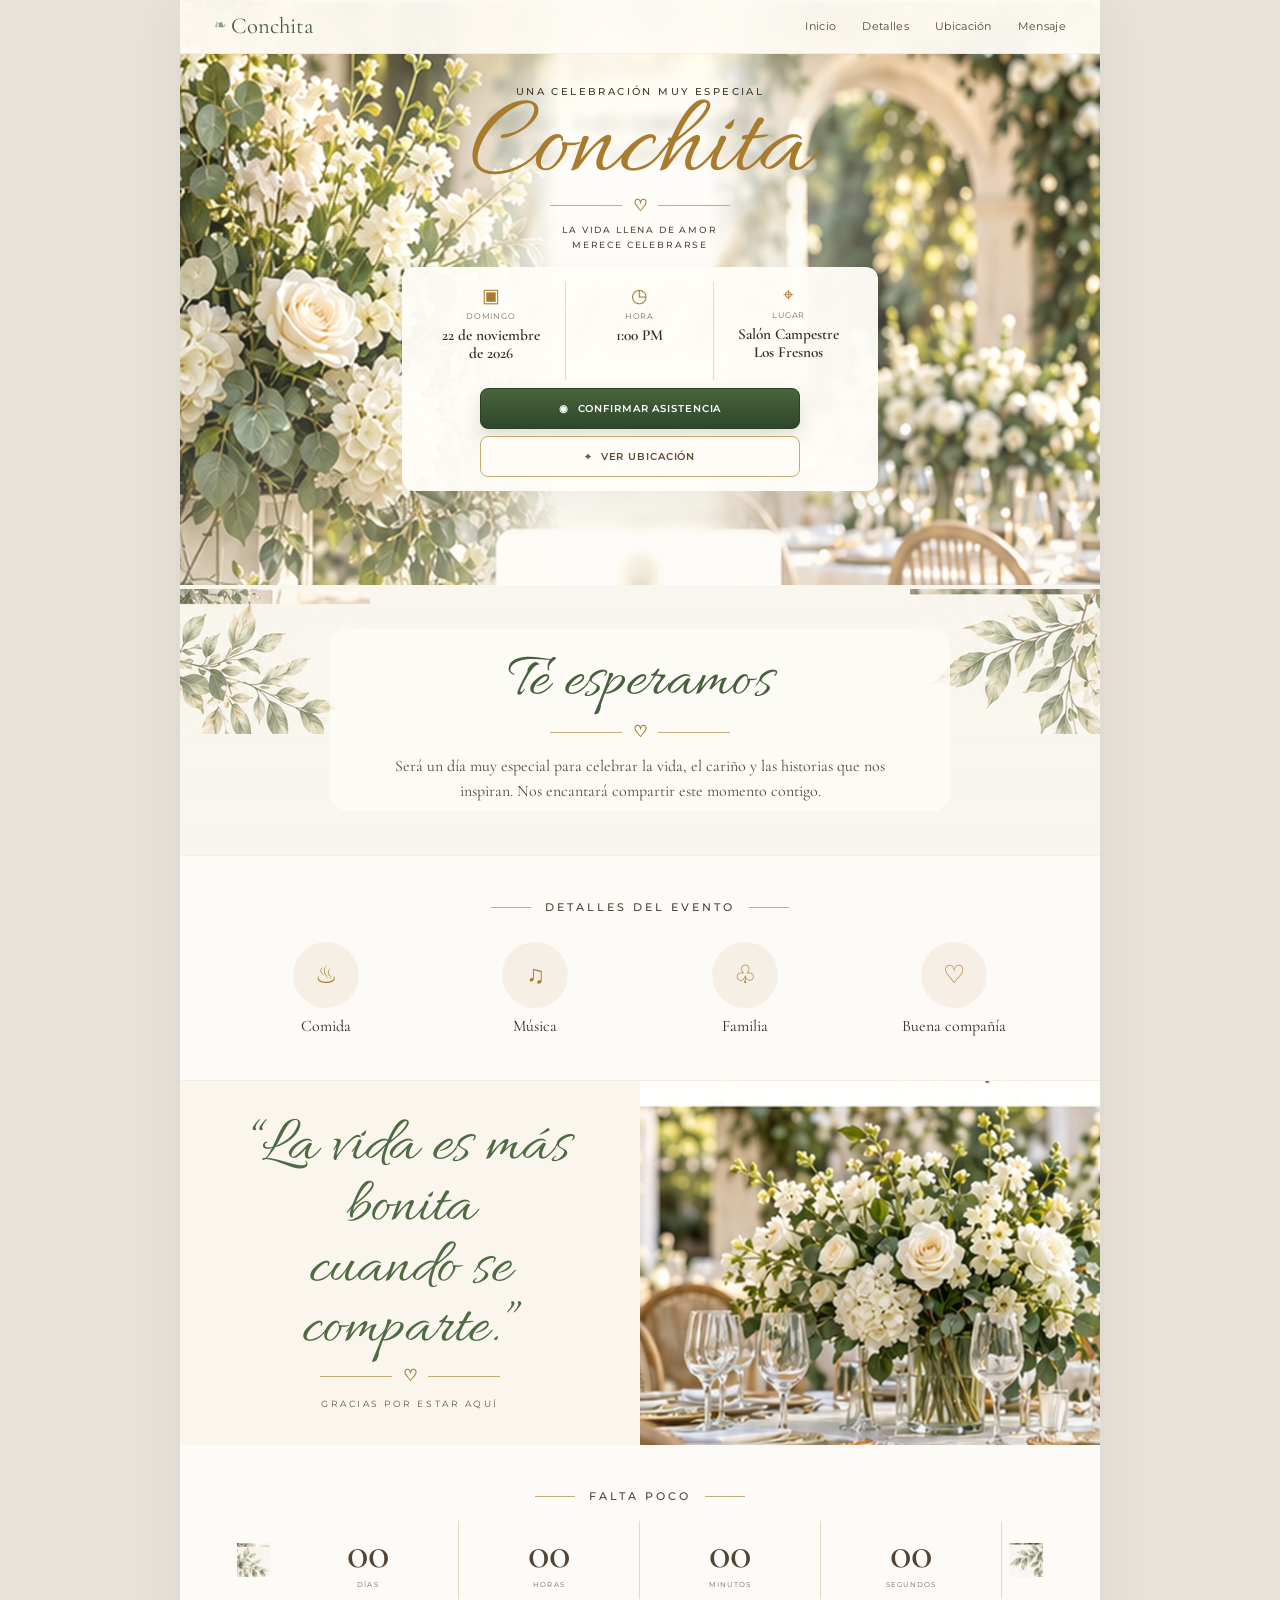
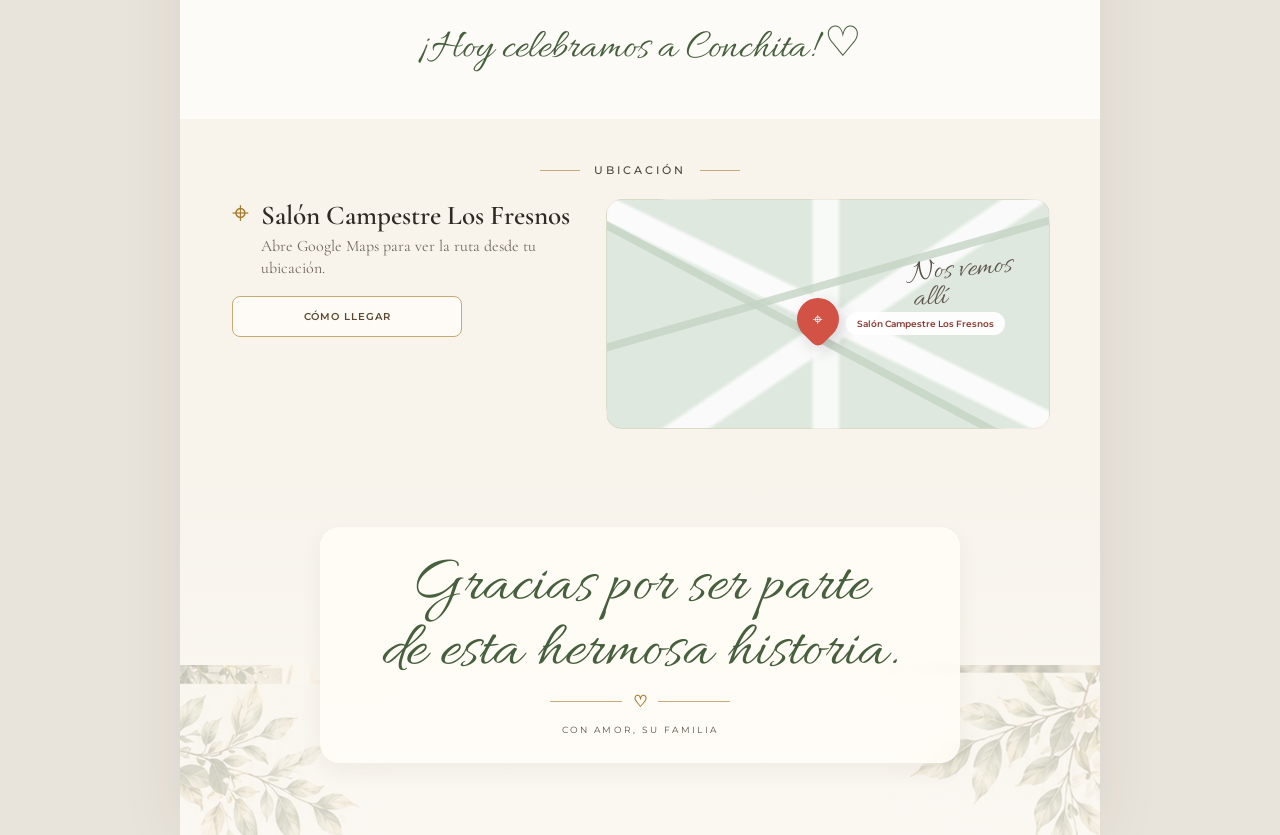
<file: index.html>
<!doctype html>
<html lang="es">
<head>
  <meta charset="utf-8" />
  <meta name="viewport" content="width=device-width, initial-scale=1, viewport-fit=cover" />
  <meta name="theme-color" content="#faf6ee" />
  <meta name="description" content="Invitación a la celebración de Conchita · Domingo 22 de noviembre de 2026 · 1:00 PM." />
  <title>Conchita · 22 de noviembre de 2026</title>

  <link rel="preconnect" href="https://fonts.googleapis.com">
  <link rel="preconnect" href="https://fonts.gstatic.com" crossorigin>
  <link href="https://fonts.googleapis.com/css2?family=Allura&family=Cormorant+Garamond:wght@400;500;600&family=Montserrat:wght@400;500;600&display=swap" rel="stylesheet">

  <link rel="stylesheet" href="styles.css" />
</head>
<body>
  <header class="site-header">
    <a class="brand" href="#inicio">
      <span class="brand-leaf">❧</span>
      <span>Conchita</span>
    </a>

    <nav class="top-nav" aria-label="Navegación principal">
      <a href="#inicio">Inicio</a>
      <a href="#detalles">Detalles</a>
      <a href="#ubicacion">Ubicación</a>
      <a href="#mensaje">Mensaje</a>
    </nav>
  </header>

  <main class="page-shell">
    <section class="hero" id="inicio">
      <div class="hero-inner reveal">
        <p class="hero-kicker">UNA CELEBRACIÓN<br class="mobile-break"> MUY ESPECIAL</p>

        <h1>Conchita</h1>

        <div class="ornament" aria-hidden="true">
          <span></span><b>♡</b><span></span>
        </div>

        <p class="hero-subtitle">LA VIDA LLENA DE AMOR<br>MERECE CELEBRARSE</p>

        <article class="hero-card">
          <div class="hero-facts">
            <div class="hero-fact">
              <div class="fact-icon">▣</div>
              <small>DOMINGO</small>
              <strong>22 de noviembre<br>de 2026</strong>
            </div>

            <div class="hero-fact">
              <div class="fact-icon">◷</div>
              <small>HORA</small>
              <strong>1:00 PM</strong>
            </div>

            <div class="hero-fact">
              <div class="fact-icon">⌖</div>
              <small>LUGAR</small>
              <strong>Salón Campestre<br>Los Fresnos</strong>
            </div>
          </div>

          <div class="hero-actions">
            <a id="whatsappMain" class="button button-primary" href="#" target="_blank" rel="noopener noreferrer">
              <span>◉</span>
              Confirmar asistencia
            </a>

            <a class="button button-secondary" href="https://maps.app.goo.gl/xr19CBrUj3FskYRE9?g_st=ic" target="_blank" rel="noopener noreferrer">
              <span>⌖</span>
              Ver ubicación
            </a>
          </div>
        </article>
      </div>
    </section>

    <section class="personalized section" id="invitacionPersonalizada" hidden>
      <div class="personalized-card">
        <p class="personalized-label">INVITACIÓN PARA</p>
        <h2 id="personalizedName" class="personalized-name"></h2>
        <div class="mini-ornament" aria-hidden="true">
          <span></span><b>♡</b><span></span>
        </div>
        <p id="personalizedQuota" class="personalized-quota"></p>
      </div>
    </section>

    <section class="welcome section" id="mensaje">
      <div class="welcome-corner welcome-corner--left" aria-hidden="true"></div>
      <div class="welcome-corner welcome-corner--right" aria-hidden="true"></div>

      <div class="welcome-inner reveal">
        <h2 class="script-title">Te esperamos</h2>
        <div class="mini-ornament" aria-hidden="true">
          <span></span><b>♡</b><span></span>
        </div>
        <p class="welcome-text">
          Será un día muy especial para celebrar la vida, el cariño y las historias que nos inspiran.
          Nos encantará compartir este momento contigo.
        </p>
      </div>
    </section>

    <section class="details section" id="detalles">
      <div class="content-wide">
        <div class="section-heading reveal">
          <span></span><h2>DETALLES DEL EVENTO</h2><span></span>
        </div>

        <div class="detail-grid">
          <article class="detail-item reveal stagger">
            <div class="detail-icon">♨</div>
            <p>Comida</p>
          </article>
          <article class="detail-item reveal stagger">
            <div class="detail-icon">♫</div>
            <p>Música</p>
          </article>
          <article class="detail-item reveal stagger">
            <div class="detail-icon">♧</div>
            <p>Familia</p>
          </article>
          <article class="detail-item reveal stagger">
            <div class="detail-icon">♡</div>
            <p>Buena compañía</p>
          </article>
        </div>
      </div>
    </section>

    <section class="story">
      <div class="story-quote reveal">
        <blockquote>“La vida es más bonita<br>cuando se comparte.”</blockquote>
        <div class="mini-ornament" aria-hidden="true">
          <span></span><b>♡</b><span></span>
        </div>
        <p>GRACIAS POR ESTAR AQUÍ</p>
      </div>

      <div class="story-photo reveal" aria-label="Mesa con arreglo floral blanco"></div>
    </section>

    <section class="countdown section">
      <div class="content-wide reveal">
        <div class="section-heading">
          <span></span><h2>FALTA POCO</h2><span></span>
        </div>

        <div class="countdown-grid" aria-live="polite">
          <div class="countdown-leaf countdown-leaf--left" aria-hidden="true"></div>

          <div class="countdown-item">
            <strong id="days">00</strong>
            <span>DÍAS</span>
          </div>

          <div class="countdown-item">
            <strong id="hours">00</strong>
            <span>HORAS</span>
          </div>

          <div class="countdown-item">
            <strong id="minutes">00</strong>
            <span>MINUTOS</span>
          </div>

          <div class="countdown-item">
            <strong id="seconds">00</strong>
            <span>SEGUNDOS</span>
          </div>

          <div class="countdown-leaf countdown-leaf--right" aria-hidden="true"></div>
        </div>

        <p id="countdownFinished" class="finished-message" hidden>¡Hoy celebramos a Conchita! ♡</p>
      </div>
    </section>

    <section class="location section" id="ubicacion">
      <div class="content-wide">
        <div class="section-heading reveal">
          <span></span><h2>UBICACIÓN</h2><span></span>
        </div>

        <div class="location-grid">
          <div class="location-info reveal">
            <div class="location-title">
              <span class="location-pin">⌖</span>
              <div>
                <h3>Salón Campestre Los Fresnos</h3>
                <p>Abre Google Maps para ver la ruta desde tu ubicación.</p>
              </div>
            </div>

            <a class="button button-secondary location-button"
               href="https://maps.app.goo.gl/xr19CBrUj3FskYRE9?g_st=ic"
               target="_blank"
               rel="noopener noreferrer">
              Cómo llegar
            </a>
          </div>

          <a class="map-card reveal"
             href="https://maps.app.goo.gl/xr19CBrUj3FskYRE9?g_st=ic"
             target="_blank"
             rel="noopener noreferrer"
             aria-label="Abrir ubicación del Salón Campestre Los Fresnos en Google Maps">
            <span class="map-marker"></span>
            <span class="map-label">Salón Campestre Los Fresnos</span>
            <em>Nos vemos<br>allí</em>
          </a>
        </div>
      </div>
    </section>

    <footer class="footer">
      <div class="footer-panel reveal">
        <p class="script-title footer-title">Gracias por ser parte<br>de esta hermosa historia.</p>
        <div class="mini-ornament" aria-hidden="true">
          <span></span><b>♡</b><span></span>
        </div>
        <p class="footer-small">CON AMOR, SU FAMILIA</p>
      </div>
    </footer>
  </main>

  <a id="whatsappFloating"
     class="floating-rsvp"
     href="#"
     target="_blank"
     rel="noopener noreferrer"
     aria-label="Confirmar asistencia por WhatsApp">
    <span>◉</span>
    Confirmar
  </a>

  <div class="rsvp-modal" id="rsvpModal" hidden>
    <div class="rsvp-backdrop" data-close-rsvp></div>

    <section class="rsvp-dialog" role="dialog" aria-modal="true" aria-labelledby="rsvpTitle">
      <button class="rsvp-close" type="button" aria-label="Cerrar" data-close-rsvp>×</button>
      <p class="rsvp-eyebrow">CONFIRMAR ASISTENCIA</p>

      <div id="genericRsvpPanel" hidden>
        <h2 id="genericRsvpTitle">¿Quién confirma su asistencia?</h2>
        <p class="rsvp-limit">Escribe tu nombre o el de tu familia.</p>

        <form id="genericRsvpForm" class="generic-rsvp-form">
          <label class="generic-rsvp-label" for="guestIdentity">Nombre o familia</label>
          <input
            id="guestIdentity"
            class="generic-rsvp-input"
            type="text"
            maxlength="80"
            autocomplete="name"
            placeholder="Ej. Familia García"
            required
          />
          <p id="genericRsvpError" class="generic-rsvp-error" role="alert" hidden>
            Escribe tu nombre o el de tu familia para continuar.
          </p>
          <button class="generic-rsvp-submit" type="submit">Continuar por WhatsApp</button>
          <button id="genericRsvpDecline" class="rsvp-decline" type="button">No podremos asistir</button>
        </form>
      </div>

      <div id="personalizedRsvpPanel" hidden>
        <h2 id="rsvpTitle">¿Cuántas personas asistirán?</h2>
        <p id="rsvpLimit" class="rsvp-limit"></p>
        <div id="rsvpOptions" class="rsvp-options"></div>
        <button id="rsvpDecline" class="rsvp-decline" type="button">No podremos asistir</button>
      </div>
    </section>
  </div>

  <script src="script.js"></script>
</body>
</html>
</file>
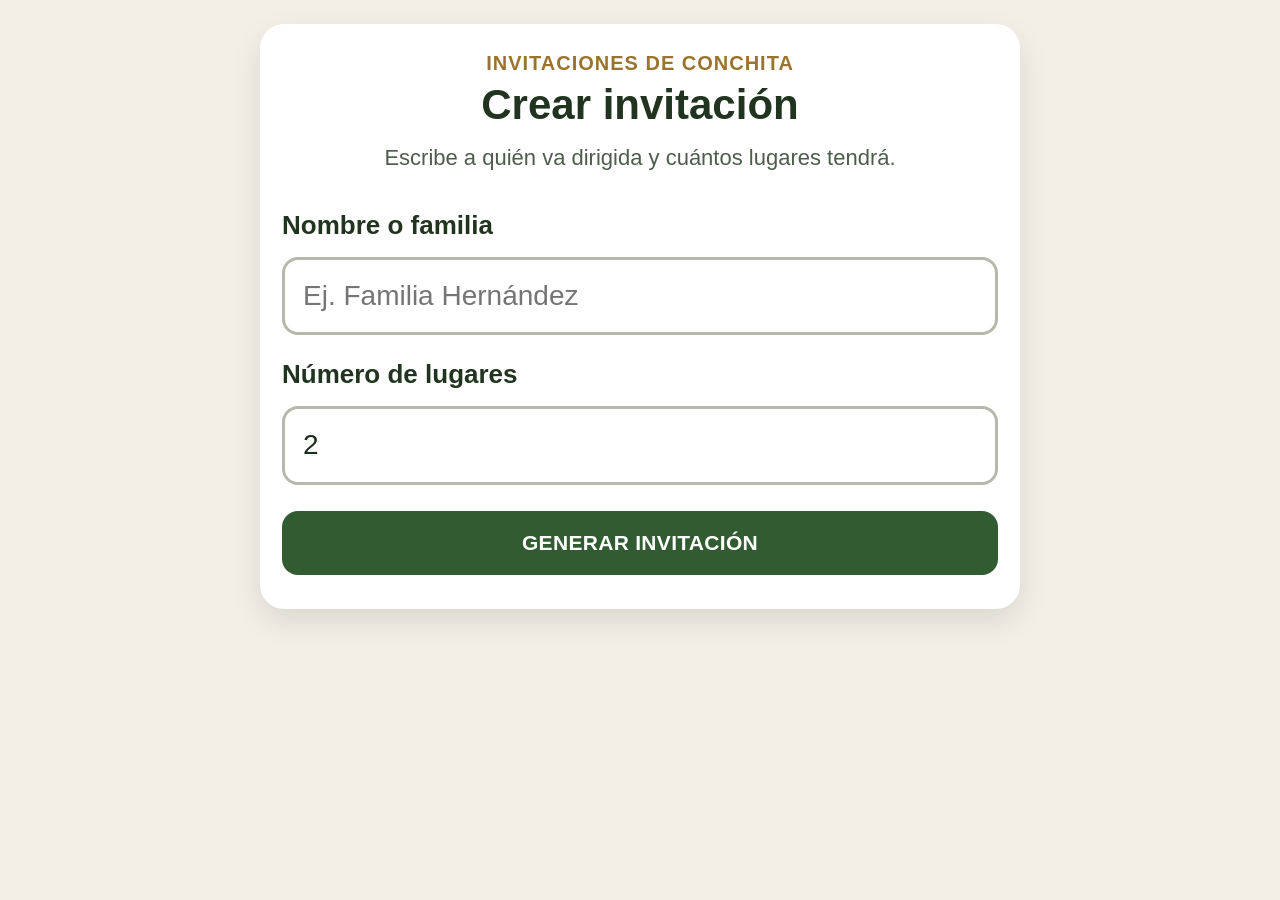
<file: admin/index.html>
<!DOCTYPE html>
<html lang="es">
<head>
  <meta charset="UTF-8" />
  <meta name="viewport" content="width=device-width, initial-scale=1.0" />
  <meta name="robots" content="noindex,nofollow" />
  <title>Generar invitaciones - Conchita</title>
  <link rel="stylesheet" href="admin.css" />
</head>
<body>
  <main class="admin-shell">
    <section class="admin-card">
      <p class="eyebrow">INVITACIONES DE CONCHITA</p>
      <h1>Crear invitación</h1>
      <p class="intro">Escribe a quién va dirigida y cuántos lugares tendrá.</p>

      <form id="inviteForm" novalidate>
        <label for="recipient">Nombre o familia</label>
        <input id="recipient" name="recipient" type="text" autocomplete="off" placeholder="Ej. Familia Hernández" maxlength="80" required />

        <label for="places">Número de lugares</label>
        <input id="places" name="places" type="number" inputmode="numeric" min="1" max="20" value="2" required />

        <button class="primary" type="submit">GENERAR INVITACIÓN</button>
      </form>

      <section id="result" class="result hidden" aria-live="polite">
        <div class="result-summary">
          <span>Invitación generada para</span>
          <strong id="resultRecipient"></strong>
          <span id="resultPlaces"></span>
        </div>

        <label for="generatedUrl">Liga personalizada</label>
        <textarea id="generatedUrl" rows="4" readonly></textarea>

        <div class="actions">
          <button id="copyLink" class="secondary" type="button">COPIAR LIGA</button>
          <button id="copyMessage" class="secondary" type="button">COPIAR MENSAJE COMPLETO</button>
          <a id="openInvite" class="secondary link-button" target="_blank" rel="noopener">VER INVITACIÓN</a>
          <a id="shareWhatsapp" class="whatsapp link-button" target="_blank" rel="noopener">ENVIAR POR WHATSAPP</a>
        </div>

        <div id="copyNotice" class="notice" role="status"></div>
      </section>
    </section>
  </main>

  <script src="admin.js"></script>
</body>
</html>
</file>
<file: styles.css>
:root {
  --ivory: #fdfbf7;
  --paper: #faf6ee;
  --paper-2: #f8f4ec;
  --beige: #efe7da;
  --gold: #a87b2d;
  --gold-soft: #c8aa73;
  --green: #465f3d;
  --green-dark: #2e472b;
  --ink: #2f2a24;
  --muted: #72685d;
  --line: rgba(168, 123, 45, .26);
  --shadow: 0 14px 34px rgba(70, 54, 32, .08);

  --script: "Allura", "Brush Script MT", cursive;
  --serif: "Cormorant Garamond", Georgia, serif;
  --sans: "Montserrat", Arial, sans-serif;

  --page-width: 920px;
}

* { box-sizing: border-box; }
html { scroll-behavior: smooth; }

body {
  margin: 0;
  min-width: 320px;
  background: #e9e4db;
  color: var(--ink);
  font-family: var(--serif);
}

a { color: inherit; text-decoration: none; }

.page-shell,
.site-header {
  width: min(100%, var(--page-width));
  margin-inline: auto;
}

.page-shell {
  background: var(--ivory);
  box-shadow: 0 0 60px rgba(52, 43, 30, .08);
}

.mobile-break { display: inline; }

/* HEADER */
.site-header {
  position: fixed;
  inset: 0 auto auto 50%;
  z-index: 50;
  transform: translateX(-50%);
  height: 54px;
  padding: max(0px, env(safe-area-inset-top)) 18px 0;
  display: flex;
  align-items: center;
  justify-content: space-between;
  background: rgba(255, 252, 246, .94);
  border-bottom: 1px solid rgba(168, 123, 45, .10);
  backdrop-filter: blur(12px);
  -webkit-backdrop-filter: blur(12px);
}

.brand {
  display: flex;
  align-items: center;
  gap: 4px;
  color: var(--green);
  font-size: 1.42rem;
  line-height: 1;
}

.brand-leaf {
  color: #8ba07e;
  font-size: .95rem;
  transform: translateY(-1px);
}

.top-nav {
  display: flex;
  gap: 17px;
}

.top-nav a {
  font-family: var(--sans);
  font-size: .62rem;
  letter-spacing: .03em;
  color: #4d463e;
}

/* HERO */
.hero {
  position: relative;
  min-height: 610px;
  padding: 80px 14px 12px;
  overflow: hidden;
  background:
    linear-gradient(to bottom, rgba(255,252,246,.04), rgba(248,243,234,.16)),
    url("assets/hero-v4.jpg") center top / cover no-repeat;
}

.hero::before {
  content: "";
  position: absolute;
  inset: 0;
  pointer-events: none;
  background:
    radial-gradient(ellipse at 50% 34%, rgba(255, 251, 243, .30), rgba(255, 251, 243, .07) 44%, transparent 72%);
}

.hero-inner {
  position: relative;
  z-index: 1;
  width: min(100%, 620px);
  margin: 0 auto;
  text-align: center;
}

.hero-kicker {
  margin: 0;
  color: #3f3a33;
  font-family: var(--sans);
  font-size: .62rem;
  font-weight: 500;
  line-height: 1.62;
  letter-spacing: .25em;
}

.hero h1 {
  margin: 2px 0 -2px;
  color: var(--gold);
  font-family: var(--script);
  font-size: clamp(5.1rem, 22vw, 7rem);
  line-height: .82;
  font-weight: 400;
  text-shadow: 0 1px 8px rgba(255,255,255,.18);
}

.ornament,
.mini-ornament {
  display: flex;
  align-items: center;
  justify-content: center;
  gap: 11px;
  color: var(--gold);
}

.ornament {
  margin: 2px auto 6px;
}

.ornament span,
.mini-ornament span {
  width: 72px;
  height: 1px;
  background: var(--gold-soft);
}

.hero-subtitle {
  margin: 0 0 14px;
  color: #4e493f;
  font-family: var(--sans);
  font-size: .58rem;
  font-weight: 500;
  letter-spacing: .20em;
  line-height: 1.68;
}

.hero-card {
  width: min(100%, 472px);
  margin: 0 auto;
  padding: 15px 15px 14px;
  border-radius: 12px;
  background: rgba(255, 253, 248, .96);
  box-shadow: var(--shadow);
}

.hero-facts {
  display: grid;
  grid-template-columns: repeat(3, 1fr);
}

.hero-fact {
  min-width: 0;
  min-height: 96px;
  padding: 2px 7px 10px;
  display: flex;
  flex-direction: column;
  align-items: center;
  border-right: 1px solid var(--line);
}

.hero-fact:last-child { border-right: 0; }

.fact-icon {
  color: var(--gold);
  font-size: 1.18rem;
  margin-bottom: 4px;
}

.hero-fact small {
  color: var(--muted);
  font-family: var(--sans);
  font-size: .50rem;
  letter-spacing: .10em;
  margin-bottom: 5px;
}

.hero-fact strong {
  font-size: .90rem;
  line-height: 1.20;
  font-weight: 600;
}

.hero-actions {
  margin-top: 8px;
  display: grid;
  gap: 7px;
  width: min(100%, 320px);
  margin-inline: auto;
}

.button {
  min-height: 41px;
  display: inline-flex;
  align-items: center;
  justify-content: center;
  gap: 9px;
  padding: 10px 14px;
  border-radius: 8px;
  border: 1px solid transparent;
  font-family: var(--sans);
  font-size: .62rem;
  font-weight: 600;
  letter-spacing: .09em;
  text-transform: uppercase;
  transition: transform .18s ease, box-shadow .18s ease, background .18s ease;
}

.button:active { transform: scale(.98); }

.button-primary {
  color: white;
  background: linear-gradient(180deg, #49643d, #2e472b);
  border-color: #274325;
  box-shadow: 0 8px 20px rgba(46, 71, 43, .16);
}

.button-secondary {
  color: #5b4932;
  background: rgba(255, 253, 248, .86);
  border-color: var(--gold-soft);
}

/* Shared section elements */
.section {
  position: relative;
  padding: 38px 18px;
}

.content-wide {
  width: min(100%, 820px);
  margin: 0 auto;
}

.section-heading {
  display: flex;
  align-items: center;
  justify-content: center;
  gap: 14px;
}

.section-heading span {
  width: 40px;
  height: 1px;
  background: var(--gold-soft);
}

.section-heading h2 {
  margin: 0;
  color: #4c453b;
  font-family: var(--sans);
  font-size: .68rem;
  font-weight: 500;
  letter-spacing: .28em;
  text-align: center;
}

.script-title {
  margin: 0;
  color: var(--green);
  font-family: var(--script);
  font-size: clamp(2.9rem, 13vw, 4.2rem);
  line-height: 1.02;
  font-weight: 400;
}

.mini-ornament {
  margin: 6px auto 12px;
}

/* Welcome */
.welcome {
  text-align: center;
  background: linear-gradient(to bottom, rgba(255,255,255,.14), rgba(255,255,255,.16)), var(--paper-2);
  overflow: hidden;
  padding-top: 38px;
}

.welcome-inner {
  width: min(100%, 620px);
  margin: 0 auto;
  position: relative;
  z-index: 1;
  padding: 20px 20px 8px;
  border-radius: 18px;
  background: rgba(255, 253, 248, .78);
}

.welcome .script-title {
  font-size: clamp(2.55rem, 11.4vw, 3.9rem);
  line-height: 1.08;
  letter-spacing: .005em;
}

.welcome-text {
  margin: 0 auto;
  max-width: 34rem;
  color: #4f483f;
  font-size: 1rem;
  line-height: 1.52;
}

.welcome-corner {
  position: absolute;
  width: 138px;
  height: 108px;
  opacity: .64;
  background-size: cover;
  background-position: center;
  pointer-events: none;
}

.welcome-corner--left {
  left: -10px;
  top: 8px;
  background-image: url("assets/corner-left.jpg");
}

.welcome-corner--right {
  right: -10px;
  top: 8px;
  background-image: url("assets/corner-right.jpg");
}

/* Details */
.details {
  background: var(--ivory);
  border-block: 1px solid rgba(168, 123, 45, .10);
}

.detail-grid {
  margin-top: 28px;
  display: grid;
  grid-template-columns: repeat(2, 1fr);
  gap: 22px 12px;
}

.detail-item {
  text-align: center;
}

.detail-icon {
  width: 66px;
  height: 66px;
  margin: 0 auto 8px;
  display: grid;
  place-items: center;
  border-radius: 50%;
  color: var(--gold);
  background: #f6efe5;
  font-size: 1.55rem;
}

.detail-item p {
  margin: 0;
  font-size: 1rem;
}

/* Story split */
.story {
  display: grid;
  background: var(--paper);
}

.story-quote {
  min-height: 280px;
  padding: 36px 24px;
  display: grid;
  place-content: center;
  text-align: center;
}

.story-quote blockquote {
  margin: 0;
  color: #4e6b44;
  font-family: var(--script);
  font-size: clamp(2.8rem, 12vw, 4rem);
  line-height: .95;
  font-weight: 400;
}

.story-quote p {
  margin: 0;
  font-family: var(--sans);
  font-size: .56rem;
  letter-spacing: .28em;
  color: #5f564d;
}

.story-photo {
  min-height: 285px;
  background:
    linear-gradient(to top, rgba(43,55,37,.05), transparent 55%),
    url("assets/table-flowers.jpg") center / cover no-repeat;
}

/* Countdown */
.countdown {
  background: var(--ivory);
}

.countdown-grid {
  margin-top: 18px;
  display: grid;
  grid-template-columns: 48px repeat(4, 1fr) 48px;
  align-items: center;
  gap: 0;
}

.countdown-leaf {
  width: 34px;
  height: 34px;
  margin-inline: auto;
  opacity: .85;
  background-size: cover;
  background-position: center;
  filter: saturate(.8);
}

.countdown-leaf--left { background-image: url("assets/corner-left.jpg"); }
.countdown-leaf--right { background-image: url("assets/corner-right.jpg"); }

.countdown-item {
  min-width: 0;
  padding: 10px 4px;
  text-align: center;
  border-right: 1px solid var(--line);
}

.countdown-item:last-of-type { border-right: 0; }

.countdown-item strong {
  display: block;
  color: #524334;
  font-size: clamp(1.9rem, 9vw, 2.8rem);
  line-height: 1;
  font-weight: 500;
}

.countdown-item span {
  display: block;
  margin-top: 4px;
  color: var(--muted);
  font-family: var(--sans);
  font-size: .46rem;
  letter-spacing: .15em;
}

.finished-message {
  margin: 18px 0 0;
  color: var(--green);
  font-family: var(--script);
  font-size: 2.6rem;
  text-align: center;
}

/* Location */
.location {
  background: var(--paper-2);
}

.location-grid {
  margin-top: 22px;
  display: grid;
  gap: 14px;
}

.location-info {
  padding: 0 2px;
}

.location-title {
  display: flex;
  align-items: flex-start;
  gap: 12px;
}

.location-pin {
  color: var(--gold);
  font-size: 1.9rem;
  line-height: 1;
}

.location-title h3 {
  margin: 0 0 3px;
  font-size: 1.7rem;
  font-weight: 600;
}

.location-title p {
  margin: 0;
  color: var(--muted);
  font-size: 1rem;
  line-height: 1.4;
}

.location-button {
  margin-top: 16px;
  width: 100%;
}

.map-card {
  position: relative;
  min-height: 220px;
  overflow: hidden;
  border-radius: 16px;
  border: 1px solid rgba(168, 123, 45, .12);
  background:
    linear-gradient(26deg, transparent 46%, rgba(255,255,255,.84) 47% 52%, transparent 53%),
    linear-gradient(-34deg, transparent 43%, rgba(255,255,255,.80) 44% 49%, transparent 50%),
    linear-gradient(90deg, transparent 46%, rgba(255,255,255,.78) 47% 52%, transparent 53%),
    #dfe8df;
}

.map-card::before,
.map-card::after {
  content: "";
  position: absolute;
  left: -15%;
  width: 130%;
  height: 8px;
  background: rgba(196, 212, 197, .78);
}

.map-card::before {
  top: 35%;
  transform: rotate(-16deg);
}

.map-card::after {
  top: 61%;
  transform: rotate(28deg);
}

.map-marker {
  position: absolute;
  left: 43%;
  top: 43%;
  z-index: 1;
  width: 42px;
  height: 42px;
  border-radius: 50% 50% 50% 8px;
  background: #d35246;
  transform: rotate(-45deg);
  box-shadow: 0 8px 16px rgba(0,0,0,.16);
}

.map-marker::after {
  content: "⌖";
  position: absolute;
  inset: 0;
  display: grid;
  place-items: center;
  color: white;
  font-size: 1.05rem;
  transform: rotate(45deg);
}

.map-label {
  position: absolute;
  left: 54%;
  top: 49%;
  z-index: 1;
  padding: 6px 11px;
  border-radius: 99px;
  background: rgba(255,255,255,.92);
  color: #8a382f;
  font-family: var(--sans);
  font-size: .58rem;
  font-weight: 600;
}

.map-card em {
  position: absolute;
  right: 8%;
  top: 25%;
  z-index: 1;
  color: #5d554b;
  font-family: var(--script);
  font-size: 1.85rem;
  line-height: .88;
  font-style: normal;
  transform: rotate(-5deg);
}

/* Footer */
.footer {
  position: relative;
  overflow: hidden;
  min-height: 340px;
  padding: 54px 18px 72px;
  display: grid;
  place-items: center;
  background: linear-gradient(to bottom, #f8f4ec, #fbf8f2);
}

.footer::before,
.footer::after {
  content: "";
  position: absolute;
  bottom: 0;
  width: 210px;
  height: 170px;
  background-size: cover;
  background-position: center;
  opacity: .22;
  pointer-events: none;
}

.footer::before {
  left: 0;
  background-image: url("assets/corner-left.jpg");
}

.footer::after {
  right: 0;
  background-image: url("assets/corner-right.jpg");
}

.footer-panel {
  position: relative;
  z-index: 1;
  width: min(100%, 640px);
  padding: 28px 20px;
  text-align: center;
  border-radius: 20px;
  background: rgba(255, 253, 248, .88);
  box-shadow: 0 9px 22px rgba(70, 54, 32, .06);
  backdrop-filter: blur(5px);
  -webkit-backdrop-filter: blur(5px);
}

.footer-title {
  font-size: clamp(2.7rem, 11vw, 4rem);
  line-height: 1.02;
}

.footer-small {
  margin: 0;
  color: #574f46;
  font-family: var(--sans);
  font-size: .56rem;
  letter-spacing: .26em;
}

/* Floating button */
.floating-rsvp {
  position: fixed;
  z-index: 40;
  right: 14px;
  bottom: calc(14px + env(safe-area-inset-bottom));
  min-height: 46px;
  padding: 0 18px;
  display: inline-flex;
  align-items: center;
  gap: 8px;
  border-radius: 999px;
  color: white;
  background: linear-gradient(180deg, #49643d, #2e472b);
  box-shadow: 0 10px 24px rgba(46, 71, 43, .26);
  font-family: var(--sans);
  font-size: .67rem;
  font-weight: 600;
  opacity: 0;
  pointer-events: none;
  transform: translateY(12px);
  transition: opacity .28s ease, transform .28s ease;
}

.floating-rsvp.is-visible {
  opacity: 1;
  pointer-events: auto;
  transform: translateY(0);
}

/* Scroll reveal */
.reveal {
  opacity: 0;
  transform: translateY(20px);
  transition:
    opacity .8s cubic-bezier(.2,.65,.2,1),
    transform .8s cubic-bezier(.2,.65,.2,1);
}

.reveal.is-visible {
  opacity: 1;
  transform: translateY(0);
}

.stagger:nth-child(2) { transition-delay: .08s; }
.stagger:nth-child(3) { transition-delay: .16s; }
.stagger:nth-child(4) { transition-delay: .24s; }

@media (min-width: 760px) {
  .mobile-break { display: none; }

  .site-header {
    padding-inline: 34px;
  }

  .top-nav {
    gap: 26px;
  }

  .top-nav a {
    font-size: .66rem;
  }

  .hero {
    min-height: 585px;
    padding: 84px 22px 20px;
    background-position: center 0%;
  }

  .hero-inner {
    width: min(100%, 620px);
  }

  .hero-kicker {
    font-size: .60rem;
  }

  .hero h1 {
    font-size: 7.2rem;
  }

  .hero-subtitle {
    font-size: .57rem;
  }

  .hero-card {
    width: 476px;
  }

  .hero-fact {
    min-height: 98px;
  }

  .hero-fact strong {
    font-size: .96rem;
  }

  .section {
    padding-block: 44px;
  }

  .welcome-corner {
    width: 190px;
    height: 145px;
  }

  .welcome-corner--left {
    left: 0;
    top: 4px;
  }

  .welcome-corner--right {
    right: 0;
    top: 4px;
  }

  .detail-grid {
    grid-template-columns: repeat(4, 1fr);
    gap: 18px;
  }

  .story {
    grid-template-columns: 1fr 1fr;
  }

  .story-quote,
  .story-photo {
    min-height: 290px;
  }

  .location-grid {
    grid-template-columns: 1.05fr 1.3fr;
    align-items: start;
    gap: 18px;
  }

  .location-button {
    width: 230px;
  }

  .map-card {
    min-height: 230px;
  }
}

@media (prefers-reduced-motion: reduce) {
  html { scroll-behavior: auto; }

  *, *::before, *::after {
    animation: none !important;
    transition-duration: .01ms !important;
    transition-delay: 0ms !important;
  }

  .reveal {
    opacity: 1;
    transform: none;
  }
}


/* ================================================================
   V09 — INVITACIÓN PERSONALIZADA
   Se activa únicamente cuando existe un parámetro ?i= válido.
   ================================================================ */

.personalized {
  padding-top: 28px;
  padding-bottom: 28px;
  background: linear-gradient(to bottom, #fbf8f2, #f8f4ec);
}

.personalized-card {
  width: min(100%, 620px);
  margin: 0 auto;
  padding: 24px 20px;
  text-align: center;
  border: 1px solid rgba(168, 123, 45, .18);
  border-radius: 18px;
  background: rgba(255, 253, 248, .90);
  box-shadow: 0 10px 26px rgba(70, 54, 32, .06);
}

.personalized-label {
  margin: 0 0 3px;
  color: var(--muted);
  font-family: var(--sans);
  font-size: .56rem;
  font-weight: 600;
  letter-spacing: .24em;
}

.personalized-name {
  margin: 0;
  color: var(--green);
  font-family: var(--serif);
  font-size: clamp(1.9rem, 8vw, 2.8rem);
  font-weight: 600;
  line-height: 1.08;
}

.personalized-quota {
  margin: 0 auto;
  max-width: 31rem;
  color: #554c42;
  font-size: 1.05rem;
  line-height: 1.45;
}

.rsvp-modal[hidden] {
  display: none;
}

.rsvp-modal {
  position: fixed;
  inset: 0;
  z-index: 100;
  display: grid;
  place-items: end center;
  padding: 16px;
}

.rsvp-backdrop {
  position: absolute;
  inset: 0;
  background: rgba(31, 35, 29, .46);
  backdrop-filter: blur(4px);
  -webkit-backdrop-filter: blur(4px);
}

.rsvp-dialog {
  position: relative;
  z-index: 1;
  width: min(100%, 440px);
  padding: 30px 22px 24px;
  text-align: center;
  border: 1px solid rgba(168, 123, 45, .22);
  border-radius: 22px;
  background: #fffdf8;
  box-shadow: 0 24px 70px rgba(29, 31, 26, .22);
}

.rsvp-close {
  position: absolute;
  top: 9px;
  right: 12px;
  width: 36px;
  height: 36px;
  display: grid;
  place-items: center;
  border: 0;
  background: transparent;
  color: #6d645a;
  font-size: 1.7rem;
  cursor: pointer;
}

.rsvp-eyebrow {
  margin: 0 0 9px;
  color: var(--gold);
  font-family: var(--sans);
  font-size: .56rem;
  font-weight: 600;
  letter-spacing: .22em;
}

.rsvp-dialog h2 {
  margin: 0;
  color: var(--green);
  font-size: 1.75rem;
  font-weight: 600;
  line-height: 1.12;
}

.rsvp-limit {
  margin: 8px auto 18px;
  color: var(--muted);
  font-size: .98rem;
}

.rsvp-options {
  display: grid;
  grid-template-columns: repeat(4, minmax(0, 1fr));
  gap: 9px;
}

.rsvp-option {
  min-height: 50px;
  border: 1px solid var(--gold-soft);
  border-radius: 10px;
  background: #fbf7ef;
  color: #55452f;
  font-family: var(--sans);
  font-size: .92rem;
  font-weight: 600;
  cursor: pointer;
  transition: transform .16s ease, background .16s ease, color .16s ease;
}

.rsvp-option:hover {
  background: #f3eadc;
}

.rsvp-option:active {
  transform: scale(.97);
}

.rsvp-decline {
  width: 100%;
  margin-top: 16px;
  padding: 11px 14px;
  border: 0;
  background: transparent;
  color: #756b61;
  font-family: var(--sans);
  font-size: .70rem;
  text-decoration: underline;
  text-underline-offset: 3px;
  cursor: pointer;
}

body.is-modal-open {
  overflow: hidden;
}

@media (min-width: 760px) {
  .personalized {
    padding-block: 32px;
  }

  .rsvp-modal {
    place-items: center;
  }

  .rsvp-dialog {
    padding: 34px 28px 26px;
  }
}


/* ================================================================
   V10 — CONFIRMACIÓN GENÉRICA CON IDENTIFICACIÓN
   Sin ?i= pide nombre/familia. Con ?i= conserva el límite personalizado.
   ================================================================ */

.generic-rsvp-form {
  margin-top: 18px;
  display: grid;
  gap: 10px;
  text-align: left;
}

.generic-rsvp-label {
  color: #5f564d;
  font-family: var(--sans);
  font-size: .64rem;
  font-weight: 600;
  letter-spacing: .08em;
  text-transform: uppercase;
}

.generic-rsvp-input {
  width: 100%;
  min-height: 50px;
  padding: 12px 14px;
  border: 1px solid rgba(168, 123, 45, .38);
  border-radius: 10px;
  outline: none;
  background: #fbf7ef;
  color: var(--ink);
  font-family: var(--serif);
  font-size: 1.05rem;
  transition: border-color .16s ease, box-shadow .16s ease, background .16s ease;
}

.generic-rsvp-input::placeholder {
  color: #a0968c;
}

.generic-rsvp-input:focus {
  border-color: var(--gold);
  background: #fffdf8;
  box-shadow: 0 0 0 3px rgba(168, 123, 45, .10);
}

.generic-rsvp-error {
  margin: -1px 0 2px;
  color: #93483f;
  font-family: var(--sans);
  font-size: .65rem;
  line-height: 1.35;
}

.generic-rsvp-submit {
  min-height: 48px;
  margin-top: 3px;
  border: 1px solid #274325;
  border-radius: 10px;
  color: white;
  background: linear-gradient(180deg, #49643d, #2e472b);
  box-shadow: 0 8px 20px rgba(46, 71, 43, .16);
  font-family: var(--sans);
  font-size: .68rem;
  font-weight: 600;
  letter-spacing: .08em;
  text-transform: uppercase;
  cursor: pointer;
}

.generic-rsvp-form .rsvp-decline {
  margin-top: 2px;
  text-align: center;
}
</file>
<file: admin/admin.css>
*{box-sizing:border-box}body{margin:0;background:#f3efe7;color:#20341f;font-family:Arial,Helvetica,sans-serif}.admin-shell{min-height:100vh;padding:24px 16px;display:flex;justify-content:center;align-items:flex-start}.admin-card{width:min(100%,760px);background:#fff;border-radius:24px;padding:28px 22px 34px;box-shadow:0 12px 30px rgba(0,0,0,.10)}.eyebrow{margin:0 0 8px;text-align:center;font-size:20px;font-weight:800;letter-spacing:1px;color:#9a742f}h1{margin:0;text-align:center;font-size:42px;line-height:1.05}.intro{font-size:22px;line-height:1.4;text-align:center;margin:16px 0 28px;color:#4d5d4b}form{display:grid;gap:16px}label{font-size:26px;font-weight:800;margin-top:8px}input,textarea{width:100%;font-size:28px;line-height:1.3;border:3px solid #b7b7ae;border-radius:16px;padding:18px;background:#fff;color:#1d2c1c}input:focus,textarea:focus{outline:4px solid rgba(48,91,47,.18);border-color:#315c31}.primary,.secondary,.whatsapp,.link-button{min-height:64px;border-radius:16px;font-size:21px;font-weight:900;letter-spacing:.3px;text-decoration:none;display:flex;align-items:center;justify-content:center;text-align:center;padding:14px 16px;cursor:pointer}.primary{border:0;background:#315c31;color:#fff;margin-top:10px}.secondary{border:3px solid #315c31;background:#fff;color:#315c31}.whatsapp{border:0;background:#1f7a45;color:#fff}.result{margin-top:30px;padding-top:28px;border-top:2px solid #e5e0d7}.hidden{display:none}.result-summary{background:#faf6ec;border-radius:18px;padding:20px;margin-bottom:22px;text-align:center;display:grid;gap:5px}.result-summary span{font-size:21px}.result-summary strong{font-size:34px;line-height:1.1;color:#315c31}.result label{display:block;margin-bottom:10px}.actions{display:grid;gap:12px;margin-top:18px}.notice{min-height:34px;margin-top:14px;font-size:22px;font-weight:800;text-align:center;color:#315c31}@media(max-width:520px){.admin-shell{padding:12px}.admin-card{border-radius:18px;padding:24px 16px 30px}.eyebrow{font-size:18px}h1{font-size:38px}.intro{font-size:21px}label{font-size:25px}input,textarea{font-size:26px;padding:17px}.primary,.secondary,.whatsapp,.link-button{font-size:20px;min-height:66px}.result-summary strong{font-size:31px}}
</file>
